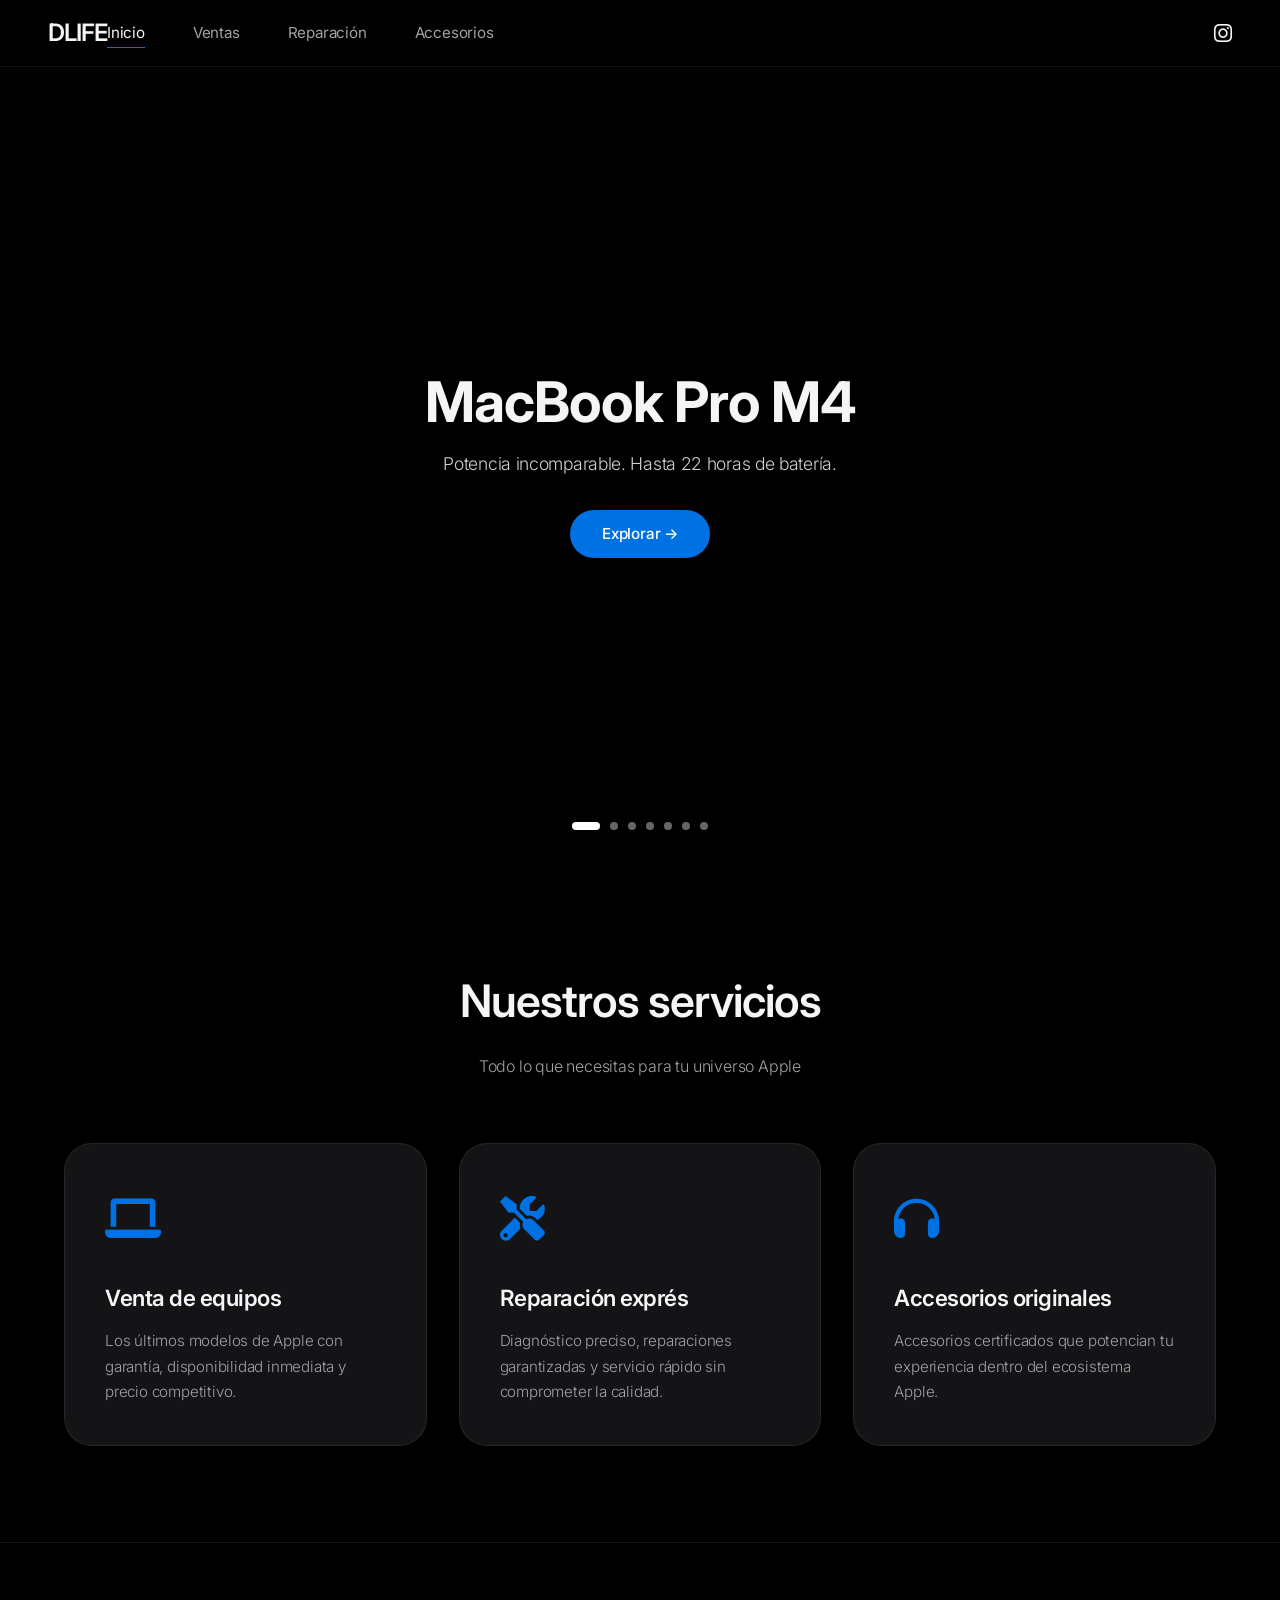
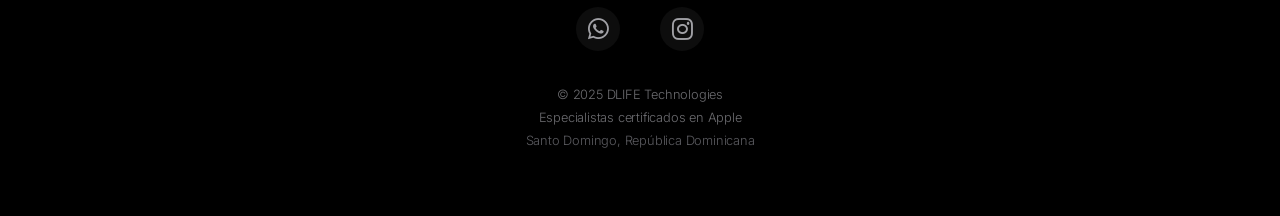
<file: index.html>
<!DOCTYPE html>
<html lang="es">
<head>
  <meta charset="UTF-8">
  <meta name="viewport" content="width=device-width, initial-scale=1.0, viewport-fit=cover">
  <title>DLIFE Technologies | Especialistas Apple</title>
  <link rel="preconnect" href="https://fonts.googleapis.com">
  <link rel="preconnect" href="https://fonts.gstatic.com" crossorigin>
  <link href="https://fonts.googleapis.com/css2?family=Inter:opsz,wght@14..32,100;14..32,300;14..32,400;14..32,500;14..32,600;14..32,700&display=swap" rel="stylesheet">
  <link rel="stylesheet" href="https://cdnjs.cloudflare.com/ajax/libs/font-awesome/6.0.0-beta3/css/all.min.css">
  <style>
    * { margin: 0; padding: 0; box-sizing: border-box; }
    html { scroll-behavior: smooth; }
    body { 
      font-family: 'Inter', -apple-system, 'SF Pro Text', sans-serif; 
      background: #000000; 
      color: #f5f5f7; 
      line-height: 1.6;
      letter-spacing: -0.2px;
    }
    a { text-decoration: none; color: inherit; }
    
    /* Navbar */
    .navbar {
      position: fixed; top: 0; left: 0; width: 100%;
      background: rgba(0, 0, 0, 0.8); backdrop-filter: blur(20px);
      padding: 14px 48px; display: flex; justify-content: space-between; align-items: center;
      z-index: 1100; border-bottom: 1px solid rgba(255, 255, 255, 0.08);
    }
    .logo { 
      font-size: 1.5rem; font-weight: 600; 
      letter-spacing: -1px; 
      color: #f5f5f7;
    }
    .nav-links { 
      list-style: none; display: flex; gap: 3rem; 
    }
    .nav-links li a { 
      font-weight: 400; font-size: 0.95rem; 
      color: #a1a1a6; 
      transition: color 0.3s ease; 
      position: relative;
    }
    .nav-links li a:hover, .nav-links li a.active { 
      color: #f5f5f7; 
    }
    .nav-links li a.active::after {
      content: '';
      position: absolute;
      bottom: -6px;
      left: 0;
      width: 100%;
      height: 1px;
      background: #0071e3;
      opacity: 0;
      animation: slideIn 0.3s ease forwards;
    }
    @keyframes slideIn { from { opacity: 0; transform: scaleX(0); } to { opacity: 1; transform: scaleX(1); } }
    .nav-icon { 
      font-size: 1.3rem; 
      color: #f5f5f7; 
      transition: opacity 0.3s ease;
      margin-left: auto;
    }
    .nav-icon:hover { opacity: 0.7; }
    .menu-toggle { 
      display: none; 
      background: transparent; 
      border: none; 
      font-size: 1.6rem; 
      color: #f5f5f7; 
      cursor: pointer; 
      padding: 8px;
      z-index: 1101; 
    }

    /* Hero Slider */
    .hero-slider {
      position: relative;
      width: 100%;
      height: 90vh;
      min-height: 600px;
      overflow: hidden;
      margin-top: 60px;
      background: #000000;
    }
    .slide {
      position: absolute;
      inset: 0;
      opacity: 0;
      transition: opacity 1s cubic-bezier(0.4, 0, 0.2, 1);
      background-size: cover;
      background-position: center;
      display: flex;
      align-items: center;
      justify-content: center;
      text-align: center;
    }
    .slide::before {
      content: '';
      position: absolute;
      inset: 0;
      background: radial-gradient(ellipse at center, transparent 0%, rgba(0,0,0,0.4) 100%);
      z-index: 1;
    }
    .slide.active {
      opacity: 1;
      z-index: 10;
    }
    .slide-content {
      max-width: 700px;
      padding: 3rem;
      z-index: 2;
      animation: fadeInUp 0.8s cubic-bezier(0.4, 0, 0.2, 1) forwards;
    }
    @keyframes fadeInUp {
      from { opacity: 0; transform: translateY(30px); }
      to { opacity: 1; transform: translateY(0); }
    }
    .slide-content h2 {
      font-size: clamp(2.2rem, 7vw, 3.5rem);
      font-weight: 700;
      margin-bottom: 1rem;
      letter-spacing: -1px;
      line-height: 1.1;
    }
    .slide-content p {
      font-size: 1.1rem;
      margin-bottom: 2rem;
      color: #d0d0d4;
      font-weight: 300;
      letter-spacing: -0.3px;
    }
    .btn-slide {
      background: #0071e3;
      color: white;
      padding: 12px 32px;
      border-radius: 980px;
      font-weight: 500;
      font-size: 0.95rem;
      transition: all 0.3s cubic-bezier(0.4, 0, 0.2, 1);
      display: inline-block;
      letter-spacing: -0.2px;
      cursor: pointer;
      border: none;
    }
    .btn-slide:hover {
      background: #0056b3;
      transform: scale(1.02);
    }

    /* Slider Dots */
    .slider-dots {
      position: absolute;
      bottom: 40px;
      left: 50%;
      transform: translateX(-50%);
      display: flex;
      gap: 10px;
      z-index: 20;
    }
    .dot {
      width: 8px;
      height: 8px;
      background: rgba(255, 255, 255, 0.4);
      border-radius: 50%;
      transition: all 0.4s cubic-bezier(0.4, 0, 0.2, 1);
      cursor: pointer;
    }
    .dot.active {
      width: 28px;
      background: #ffffff;
      border-radius: 4px;
    }
    .dot:hover { background: rgba(255, 255, 255, 0.8); }

    /* Services Section */
    .services {
      padding: 6rem 4rem;
      background: #000000;
      text-align: center;
    }
    .services h2 {
      font-size: clamp(2rem, 5vw, 2.8rem);
      font-weight: 600;
      margin-bottom: 1rem;
      letter-spacing: -1px;
    }
    .services > p {
      color: #a1a1a6;
      font-size: 1rem;
      margin-bottom: 4rem;
      font-weight: 300;
    }
    .cards {
      display: grid;
      grid-template-columns: repeat(auto-fit, minmax(320px, 1fr));
      gap: 2rem;
      max-width: 1300px;
      margin: 0 auto;
    }
    .card {
      background: rgba(26, 26, 28, 0.8);
      backdrop-filter: blur(10px);
      border-radius: 28px;
      padding: 2.5rem;
      transition: all 0.4s cubic-bezier(0.4, 0, 0.2, 1);
      border: 1px solid rgba(255, 255, 255, 0.08);
      text-align: left;
    }
    .card:hover {
      background: rgba(44, 44, 46, 0.9);
      border-color: rgba(255, 255, 255, 0.15);
      transform: translateY(-8px);
    }
    .card-icon {
      font-size: 2.8rem;
      color: #0071e3;
      margin-bottom: 1.5rem;
      display: inline-block;
    }
    .card h3 {
      font-size: 1.4rem;
      font-weight: 600;
      margin-bottom: 0.75rem;
      letter-spacing: -0.5px;
    }
    .card p {
      color: #a1a1a6;
      font-size: 0.95rem;
      font-weight: 300;
      line-height: 1.7;
    }

    /* Footer */
    .apple-footer {
      background: #000000;
      padding: 4rem 2rem;
      border-top: 1px solid rgba(255, 255, 255, 0.08);
      text-align: center;
    }
    .social-links {
      display: flex;
      justify-content: center;
      gap: 2.5rem;
      margin-bottom: 2rem;
    }
    .social-links a {
      font-size: 1.5rem;
      color: #a1a1a6;
      transition: all 0.3s ease;
      display: inline-flex;
      align-items: center;
      justify-content: center;
      width: 44px;
      height: 44px;
      border-radius: 50%;
      background: rgba(255, 255, 255, 0.05);
    }
    .social-links a:hover {
      color: #ffffff;
      background: rgba(0, 113, 227, 0.15);
      transform: translateY(-4px);
    }
    .footer-text {
      color: #6c6c70;
      font-size: 0.8rem;
      font-weight: 300;
      line-height: 1.8;
    }

    /* Responsive */
    @media (max-width: 1024px) {
      .navbar { padding: 12px 32px; }
      .nav-links { gap: 2rem; }
      .services { padding: 4rem 2rem; }
      .slide-content { padding: 2rem; }
    }
    @media (max-width: 768px) {
      .navbar { padding: 12px 20px; }
      .menu-toggle { display: block; }
      .nav-links {
        position: fixed;
        top: 60px;
        left: 0;
        width: 100%;
        background: rgba(0, 0, 0, 0.98);
        backdrop-filter: blur(20px);
        flex-direction: column;
        align-items: center;
        gap: 2rem;
        padding: 2rem 1rem;
        display: none;
        z-index: 1000;
        border-bottom: 1px solid rgba(255, 255, 255, 0.08);
        max-height: calc(100vh - 60px);
        overflow-y: auto;
      }
      .nav-links.active { display: flex; }
      .nav-icon { display: none; }
      .hero-slider { 
        height: 75vh; 
        margin-top: 55px;
        min-height: 500px;
      }
      .slide-content {
        padding: 1.5rem;
        width: 90%;
      }
      .slide-content h2 { font-size: clamp(1.8rem, 5vw, 2.5rem); }
      .slide-content p { font-size: 0.95rem; }
      .services { padding: 3rem 1.5rem; }
      .services h2 { font-size: 1.8rem; margin-bottom: 2rem; }
      .cards { gap: 1.5rem; grid-template-columns: 1fr; }
      .card { padding: 2rem; }
      .slider-dots { bottom: 20px; gap: 8px; }
      .dot { width: 6px; height: 6px; }
      .dot.active { width: 24px; }
      .social-links { gap: 1.5rem; }
    }
    @media (max-width: 480px) {
      .navbar { padding: 10px 16px; }
      .logo { font-size: 1.3rem; }
      .services { padding: 2.5rem 1rem; }
      .services h2 { font-size: 1.5rem; }
      .slide-content h2 { font-size: clamp(1.5rem, 5vw, 2rem); }
      .card { padding: 1.5rem; }
      .card-icon { font-size: 2.2rem; }
      .card h3 { font-size: 1.2rem; }
    }

    /* ===== Velo de revelacion (cuenta atras) ===== */
    body.veiled { overflow: hidden; }
    .reveal-veil {
      position: fixed; inset: 0; z-index: 9999;
      background: radial-gradient(circle at 50% 38%, #1a1a1c 0%, #000000 70%);
      display: flex; align-items: center; justify-content: center;
      text-align: center; padding: 2rem;
      transition: opacity 0.8s ease;
    }
    .reveal-veil.fade-out { opacity: 0; pointer-events: none; }
    .reveal-content { max-width: 480px; }
    .reveal-logo { font-size: 1.5rem; font-weight: 700; letter-spacing: -0.5px; color: #f5f5f7; margin-bottom: 2.5rem; }
    .reveal-pulse { width: 10px; height: 10px; background: #0071e3; border-radius: 50%; margin: 0 auto 2rem; animation: pulseGlow 2s infinite; }
    @keyframes pulseGlow {
      0% { box-shadow: 0 0 0 0 rgba(0,113,227,0.6); }
      70% { box-shadow: 0 0 0 16px rgba(0,113,227,0); }
      100% { box-shadow: 0 0 0 0 rgba(0,113,227,0); }
    }
    .reveal-title { font-size: clamp(2.1rem, 7vw, 3.2rem); font-weight: 700; letter-spacing: -1px; margin-bottom: 0.5rem; }
    .reveal-subtitle { font-size: 1.05rem; color: #a1a1a6; font-weight: 300; margin-bottom: 2.5rem; letter-spacing: -0.2px; }
    .reveal-countdown { display: flex; justify-content: center; gap: 1.5rem; }
    .countdown-unit { display: flex; flex-direction: column; align-items: center; min-width: 56px; }
    .countdown-unit span { font-size: 1.8rem; font-weight: 700; letter-spacing: -1px; }
    .countdown-unit label { font-size: 0.65rem; color: #6c6c70; text-transform: uppercase; letter-spacing: 0.5px; margin-top: 0.3rem; }
    @media (max-width: 480px) {
      .reveal-countdown { gap: 1rem; }
      .countdown-unit { min-width: 48px; }
      .countdown-unit span { font-size: 1.4rem; }
    }
  </style>
</head>
<body>
  <!-- Velo de revelacion: oculta la pagina hasta la fecha programada -->
  <div id="revealVeil" class="reveal-veil">
    <div class="reveal-content">
      <div class="reveal-logo">DLIFE</div>
      <div class="reveal-pulse"></div>
      <h1 class="reveal-title">Ya viene.</h1>
      <p class="reveal-subtitle">Ya está llegando a ti en breve.</p>
      <div class="reveal-countdown">
        <div class="countdown-unit"><span id="cdDays">00</span><label>Días</label></div>
        <div class="countdown-unit"><span id="cdHours">00</span><label>Horas</label></div>
        <div class="countdown-unit"><span id="cdMinutes">00</span><label>Min</label></div>
        <div class="countdown-unit"><span id="cdSeconds">00</span><label>Seg</label></div>
      </div>
    </div>
  </div>
  <script>
    (function() {
      // Fecha de revelacion: 26 de junio de 2026, 8:26 PM (hora Republica Dominicana, UTC-4)
      const revealDate = new Date('2026-06-26T20:26:00-04:00').getTime();
      const veil = document.getElementById('revealVeil');
      if (!veil) return;

      function pad(n) { return String(n).padStart(2, '0'); }

      function tick() {
        const now = Date.now();
        const diff = revealDate - now;

        if (diff <= 0) {
          veil.classList.add('fade-out');
          document.body.classList.remove('veiled');
          clearInterval(timer);
          setTimeout(() => veil.remove(), 900);
          return;
        }

        document.body.classList.add('veiled');
        const days = Math.floor(diff / 86400000);
        const hours = Math.floor((diff % 86400000) / 3600000);
        const minutes = Math.floor((diff % 3600000) / 60000);
        const seconds = Math.floor((diff % 60000) / 1000);

        document.getElementById('cdDays').textContent = pad(days);
        document.getElementById('cdHours').textContent = pad(hours);
        document.getElementById('cdMinutes').textContent = pad(minutes);
        document.getElementById('cdSeconds').textContent = pad(seconds);
      }

      tick();
      const timer = setInterval(tick, 1000);
    })();
  </script>

  <!-- Navigation -->
  <nav class="navbar">
    <div class="logo">DLIFE</div>
    <ul class="nav-links">
      <li><a href="index.html" class="active">Inicio</a></li>
      <li><a href="ventas.html">Ventas</a></li>
      <li><a href="reparacion.html">Reparación</a></li>
      <li><a href="accesorios.html">Accesorios</a></li>
    </ul>
    <a href="https://www.instagram.com/dl_technologies01" target="_blank" class="nav-icon" aria-label="Instagram">
      <i class="fab fa-instagram"></i>
    </a>
    <button class="menu-toggle" aria-label="Menu" aria-expanded="false">☰</button>
  </nav>

  <!-- Hero Slider -->
  <div class="hero-slider">
    <!-- Slide 1: MacBook Pro M4 -->
    <div class="slide active" style="background-image: linear-gradient(135deg, rgba(0,0,0,0.35), rgba(0,0,0,0.35)), url('https://i.imgur.com/uhLEMsQ.jpeg');">
      <div class="slide-content">
        <h2>MacBook Pro M4</h2>
        <p>Potencia incomparable. Hasta 22 horas de batería.</p>
        <a href="ventas.html" class="btn-slide">Explorar →</a>
      </div>
    </div>
    <!-- Slide 2: MacBook Air M4 -->
    <div class="slide" style="background-image: linear-gradient(135deg, rgba(0,0,0,0.35), rgba(0,0,0,0.35)), url('https://i.imgur.com/z0XkEtS.png');">
      <div class="slide-content">
        <h2>MacBook Air M4</h2>
        <p>Ultraligero y extraordinariamente capaz.</p>
        <a href="ventas.html" class="btn-slide">Ver modelos →</a>
      </div>
    </div>
    <!-- Slide 3: Accesorios -->
    <div class="slide" style="background-image: linear-gradient(135deg, rgba(0,0,0,0.35), rgba(0,0,0,0.35)), url('https://i.imgur.com/5F5zoWi.jpeg');">
      <div class="slide-content">
        <h2>Accesorios Certificados</h2>
        <p>Amplifica tu experiencia con lo mejor del ecosistema Apple.</p>
        <a href="accesorios.html" class="btn-slide">Descubrir →</a>
      </div>
    </div>
    <!-- Slide 4: Adaptador 35W -->
    <div class="slide" style="background-image: linear-gradient(135deg, rgba(0,0,0,0.35), rgba(0,0,0,0.35)), url('https://i.imgur.com/EampaUu.jpeg');">
      <div class="slide-content">
        <h2>Adaptador 35W Dual USB-C</h2>
        <p>Carga potente en un tamaño compacto.</p>
        <a href="accesorios.html" class="btn-slide">Conocer más →</a>
      </div>
    </div>
    <!-- Slide 5: Belkin UltraCharge -->
    <div class="slide" style="background-image: linear-gradient(135deg, rgba(0,0,0,0.35), rgba(0,0,0,0.35)), url('https://i.imgur.com/pjwcpVF.jpeg');">
      <div class="slide-content">
        <h2>Belkin UltraCharge Pro</h2>
        <p>Carga magnética convertible para tu espacio.</p>
        <a href="accesorios.html" class="btn-slide">Ver detalle →</a>
      </div>
    </div>
    <!-- Slide 6: AirTag 4 pack -->
    <div class="slide" style="background-image: linear-gradient(135deg, rgba(0,0,0,0.35), rgba(0,0,0,0.35)), url('https://i.imgur.com/Zx3verj.jpeg');">
      <div class="slide-content">
        <h2>AirTag 4 pack</h2>
        <p>Localiza tus objetos en la red Encontrar.</p>
        <a href="accesorios.html" class="btn-slide">Comprar →</a>
      </div>
    </div>
    <!-- Slide 7: Aqara Smart Lock -->
    <div class="slide" style="background-image: linear-gradient(135deg, rgba(0,0,0,0.35), rgba(0,0,0,0.35)), url('https://i.imgur.com/AIJN8cU.jpeg');">
      <div class="slide-content">
        <h2>Aqara Smart Lock U400</h2>
        <p>Seguridad inteligente compatible con HomeKit.</p>
        <a href="accesorios.html" class="btn-slide">Explorar →</a>
      </div>
    </div>
    <!-- Slider Dots -->
    <div class="slider-dots" id="sliderDots"></div>
  </div>

  <!-- Services Section -->
  <section class="services">
    <h2>Nuestros servicios</h2>
    <p>Todo lo que necesitas para tu universo Apple</p>
    <div class="cards">
      <div class="card">
        <div class="card-icon"><i class="fas fa-laptop"></i></div>
        <h3>Venta de equipos</h3>
        <p>Los últimos modelos de Apple con garantía, disponibilidad inmediata y precio competitivo.</p>
      </div>
      <div class="card">
        <div class="card-icon"><i class="fas fa-tools"></i></div>
        <h3>Reparación exprés</h3>
        <p>Diagnóstico preciso, reparaciones garantizadas y servicio rápido sin comprometer la calidad.</p>
      </div>
      <div class="card">
        <div class="card-icon"><i class="fas fa-headphones"></i></div>
        <h3>Accesorios originales</h3>
        <p>Accesorios certificados que potencian tu experiencia dentro del ecosistema Apple.</p>
      </div>
    </div>
  </section>

  <!-- Footer -->
  <footer class="apple-footer">
    <div class="social-links">
      <a href="https://wa.me/18292890243" target="_blank" aria-label="WhatsApp">
        <i class="fab fa-whatsapp"></i>
      </a>
      <a href="https://www.instagram.com/dl_technologies01" target="_blank" aria-label="Instagram">
        <i class="fab fa-instagram"></i>
      </a>
    </div>
    <div class="footer-text">
      © 2025 DLIFE Technologies<br>
      Especialistas certificados en Apple<br>
      <span style="color: #5a5a5f;">Santo Domingo, República Dominicana</span>
    </div>
  </footer>

  <script>
    // Hamburger Menu
    const menuBtn = document.querySelector('.menu-toggle');
    const navLinks = document.querySelector('.nav-links');
    
    if (menuBtn && navLinks) {
      menuBtn.addEventListener('click', () => {
        navLinks.classList.toggle('active');
        menuBtn.setAttribute('aria-expanded', navLinks.classList.contains('active'));
      });
      
      document.querySelectorAll('.nav-links a').forEach(link => {
        link.addEventListener('click', () => {
          navLinks.classList.remove('active');
          menuBtn.setAttribute('aria-expanded', 'false');
        });
      });
      
      document.addEventListener('click', (e) => {
        if (!navLinks.contains(e.target) && !menuBtn.contains(e.target)) {
          navLinks.classList.remove('active');
          menuBtn.setAttribute('aria-expanded', 'false');
        }
      });
    }

    // Slider Logic
    const slides = document.querySelectorAll('.slide');
    const dotsContainer = document.getElementById('sliderDots');
    
    if (slides.length && dotsContainer) {
      let current = 0;
      let interval;
      const dots = [];
      
      // Create dots
      slides.forEach((_, idx) => {
        const dot = document.createElement('div');
        dot.classList.add('dot');
        if (idx === 0) dot.classList.add('active');
        dot.addEventListener('click', () => goToSlide(idx));
        dotsContainer.appendChild(dot);
        dots.push(dot);
      });
      
      function goToSlide(index) {
        slides.forEach((slide, i) => {
          slide.classList.toggle('active', i === index);
          if (dots[i]) dots[i].classList.toggle('active', i === index);
        });
        current = index;
        resetInterval();
      }
      
      function nextSlide() {
        goToSlide((current + 1) % slides.length);
      }
      
      function resetInterval() {
        clearInterval(interval);
        interval = setInterval(nextSlide, 6000);
      }
      
      // Pause on hover
      document.querySelector('.hero-slider').addEventListener('mouseenter', () => clearInterval(interval));
      document.querySelector('.hero-slider').addEventListener('mouseleave', resetInterval);
      
      resetInterval();
    }
  </script>
</body>
</html>
</file>
